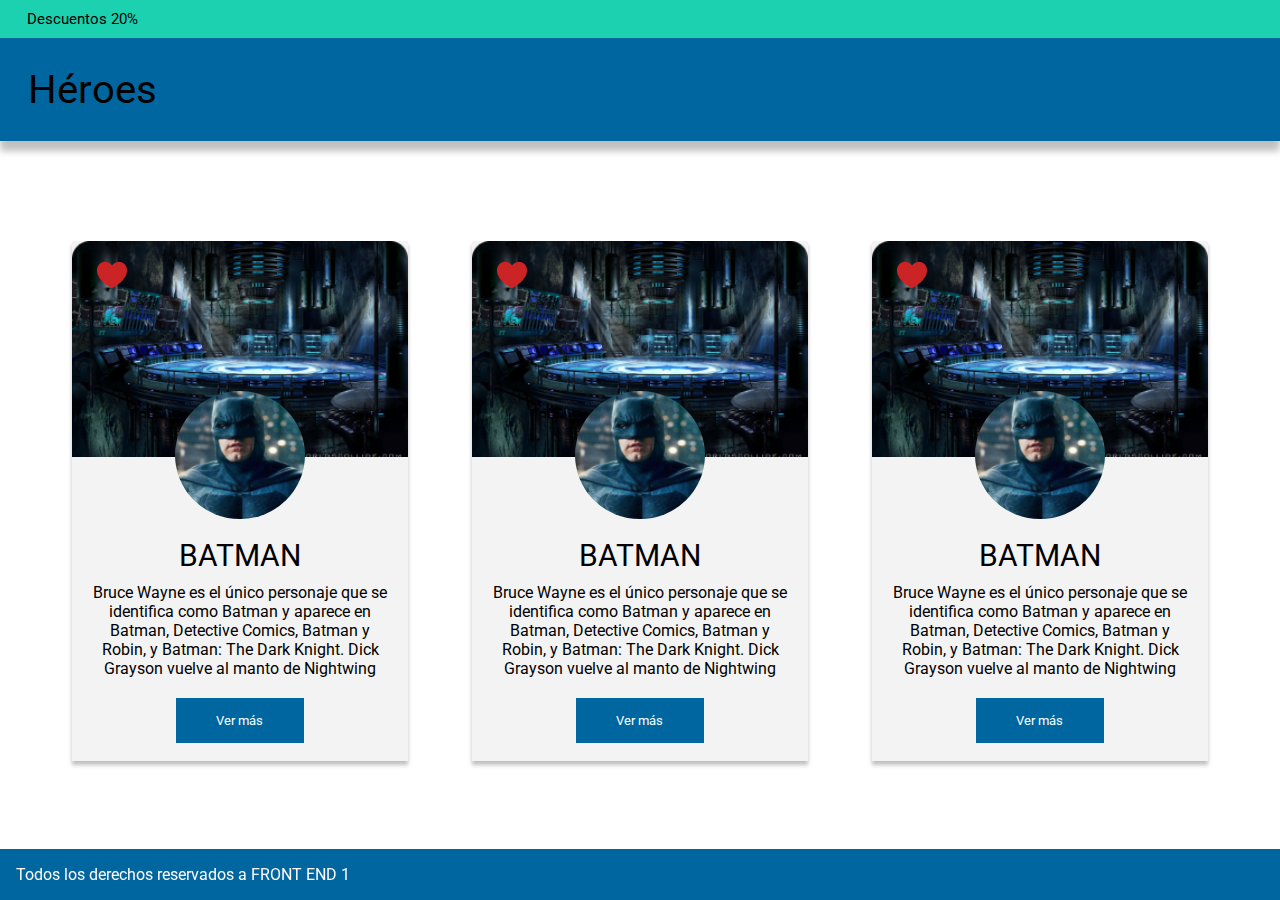
<file: CARDS/root/index.html>
<!DOCTYPE html>
<html lang="en">
  <head>
    <meta charset="UTF-8" />
    <meta http-equiv="X-UA-Compatible" content="IE=edge" />
    <meta name="viewport" content="width=device-width, initial-scale=1.0" />
    <title>Document</title>
    <link rel="stylesheet" href="css/styles.css" />
    <style>
        @import url('https://fonts.googleapis.com/css2?family=Roboto&display=swap');
        </style>
  </head>
  <body>
    <header>
      <div class="encabezado1">Descuentos 20%</div>
      <div class="encabezado2">Héroes</div>
    </header>
    <main>
      <div class="contenedor">
        <div class="card">
            <div class="card-img">
              <img class="cover" src="img/batman cover.png" alt="Batman cover">
              <img class="logo-corazon" src="img/Vector.png" alt="Corazon">
              <img class="profile-picture" src="img/profiel batman.png" alt="Batman profile">
            </div>
            <div class="title">BATMAN</div>
            <div class="descripcion">
            Bruce Wayne es el único personaje que se identifica como Batman y
            aparece en Batman, Detective Comics, Batman y Robin, y Batman: The
            Dark Knight. Dick Grayson vuelve al manto de Nightwing
            </div>
            <div class="boton">
            <button>Ver más</div>
          </div>
          <div class="card">
            <div class="card-img">
              <img class="cover" src="img/batman cover.png" alt="Batman cover">
              <img class="logo-corazon" src="img/Vector.png" alt="Corazon">
              <img class="profile-picture" src="img/profiel batman.png" alt="Batman profile">
            </div>
            <div class="title">BATMAN</div>
            <div class="descripcion">
            Bruce Wayne es el único personaje que se identifica como Batman y
            aparece en Batman, Detective Comics, Batman y Robin, y Batman: The
            Dark Knight. Dick Grayson vuelve al manto de Nightwing
            </div>
            <div class="boton">
            <button>Ver más</div>
          </div>
          <div class="card">
            <div class="card-img">
            <img class="cover" src="img/batman cover.png" alt="Batman cover">
            <img class="logo-corazon" src="img/Vector.png" alt="Corazon">
            <img class="profile-picture" src="img/profiel batman.png" alt="Batman profile">
            </div>
            <div class="title">BATMAN</div>
            <div class="descripcion">
            Bruce Wayne es el único personaje que se identifica como Batman y
            aparece en Batman, Detective Comics, Batman y Robin, y Batman: The
            Dark Knight. Dick Grayson vuelve al manto de Nightwing
            </div>
            <div class="boton">
            <button>Ver más</div>
          </div>
        </div>
        
    </main>
    <footer>
      <div class="copyright">Todos los derechos reservados a FRONT END 1</div>
    </footer>
  </body>
</html>
</file>
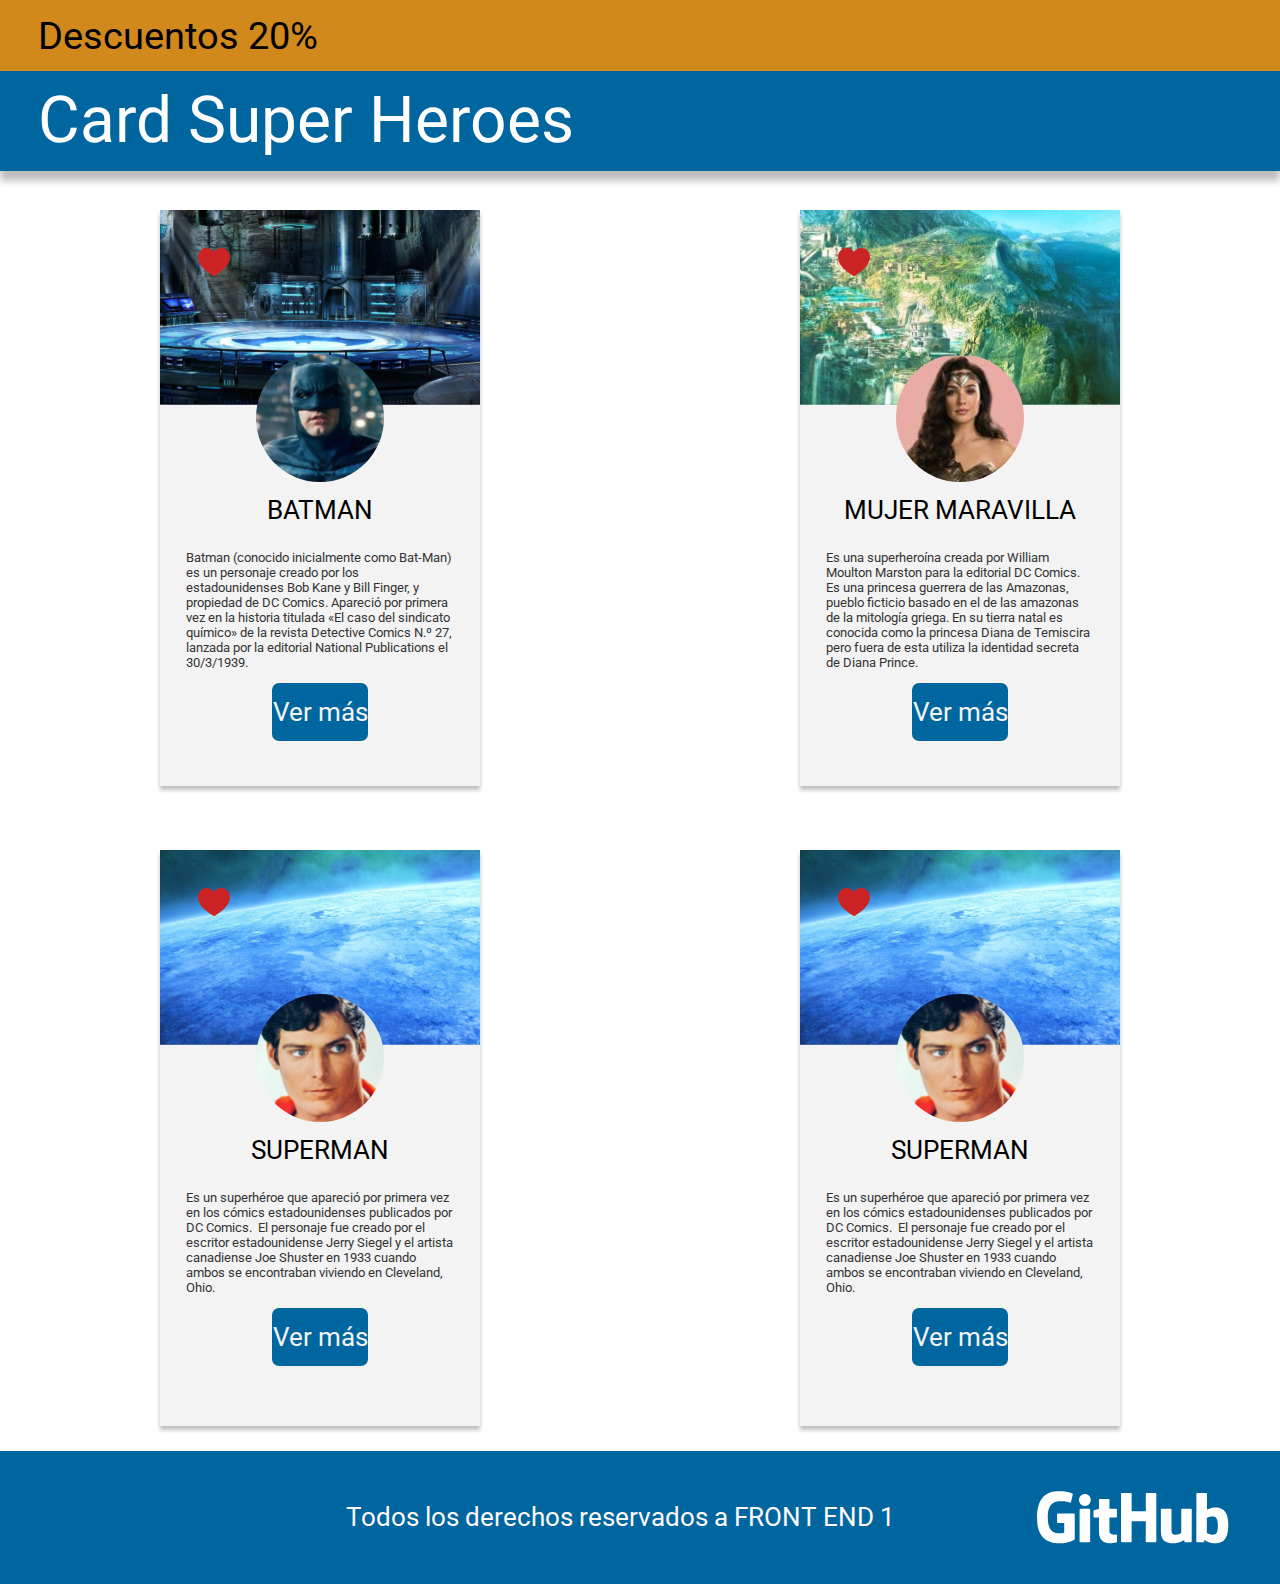
<file: cards2.0/root/index.html>
<!DOCTYPE html>
<html lang="en">
  <head>
    <meta charset="UTF-8" />
    <meta http-equiv="X-UA-Compatible" content="IE=edge" />
    <meta name="viewport" content="width=device-width, initial-scale=1.0" />
    <!-- indica al navegador como debe dimensionar y escalar la pagina -->
    <style>
      @import url("https://fonts.googleapis.com/css2?family=Roboto&display=swap");
    </style>
    <link rel="stylesheet" href="css/styles.css" />
    <title>Document</title>
  </head>
  <body>
    <header>
      <div class="header-1">Descuentos 20%</div>
      <div class="header-2">Card Super Heroes</div>
    </header>
    <main>
      <section>
        <img
          class="cover"
          src="img/bodyBatman/849bfede3a5193c34ab8a00379e64fa2 1.svg"
          alt=""
        />
        <img
          class="profile-picture"
          src="img/bodyBatman/liga-justicia-batman-kO4H--1024x512@abc 1.svg"
          alt=""
        />
        <img class="corazon" src="img/bodyBatman/Vector.svg" alt="" />
        <h2>BATMAN</h2>
        <p>
          Batman (conocido inicialmente como Bat-Man) es un personaje creado por
          los estadounidenses Bob Kane y Bill Finger, y propiedad de DC Comics.
          Apareció por primera vez en la historia titulada «El caso del
          sindicato químico» de la revista Detective Comics N.º 27, lanzada por
          la editorial National Publications el 30/3/1939.
        </p>
        <button>Ver más</button>
      </section>
      <section>
        <img
          class="cover"
          src="img/bodyMujerMaravilla/849bfede3a5193c34ab8a00379e64fa2 1 (1).svg"
          alt=""
        />
        <img
          class="profile-picture"
          src="img/bodyMujerMaravilla/liga-justicia-batman-kO4H--1024x512@abc 1 (1).svg"
          alt=""
        />
        <img class="corazon" src="img/bodyBatman/Vector.svg" alt="" />
        <h2>MUJER MARAVILLA</h2>
        <p>
          Es una superheroína creada por William Moulton Marston para la
          editorial DC Comics. Es una princesa guerrera de las Amazonas, pueblo
          ficticio basado en el de las amazonas de la mitología griega. En su
          tierra natal es conocida como la princesa Diana de Temiscira pero
          fuera de esta utiliza la identidad secreta de Diana Prince.
        </p>
        <button>Ver más</button>
      </section>
      <section>
        <img
          class="cover"
          src="img/bodySuperman/849bfede3a5193c34ab8a00379e64fa2 1 (2).svg"
          alt=""
        />
        <img
          class="profile-picture"
          src="img/bodySuperman/liga-justicia-batman-kO4H--1024x512@abc 1 (2).svg"
          alt=""
        />
        <img class="corazon" src="img/bodyBatman/Vector.svg" alt="" />
        <h2>SUPERMAN</h2>
        <p>
          Es un superhéroe que apareció por primera vez en los cómics
          estadounidenses publicados por DC Comics. ​ El personaje fue creado
          por el escritor estadounidense Jerry Siegel y el artista canadiense
          Joe Shuster en 1933 cuando ambos se encontraban viviendo en Cleveland,
          Ohio.
        </p>
        <button>Ver más</button>
      </section>
      <section>
        <img
          class="cover"
          src="img/bodySuperman/849bfede3a5193c34ab8a00379e64fa2 1 (2).svg"
          alt=""
        />
        <img
          class="profile-picture"
          src="img/bodySuperman/liga-justicia-batman-kO4H--1024x512@abc 1 (2).svg"
          alt=""
        />
        <img class="corazon" src="img/bodyBatman/Vector.svg" alt="" />
        <h2>SUPERMAN</h2>
        <p>
          Es un superhéroe que apareció por primera vez en los cómics
          estadounidenses publicados por DC Comics. ​ El personaje fue creado
          por el escritor estadounidense Jerry Siegel y el artista canadiense
          Joe Shuster en 1933 cuando ambos se encontraban viviendo en Cleveland,
          Ohio.
        </p>
        <button>Ver más</button>
      </section>
    </main>
    <footer>
      <p>Todos los derechos reservados a FRONT END 1</p>
      <img src="img/logo github.svg" alt="" />
    </footer>
  </body>
</html>
</file>
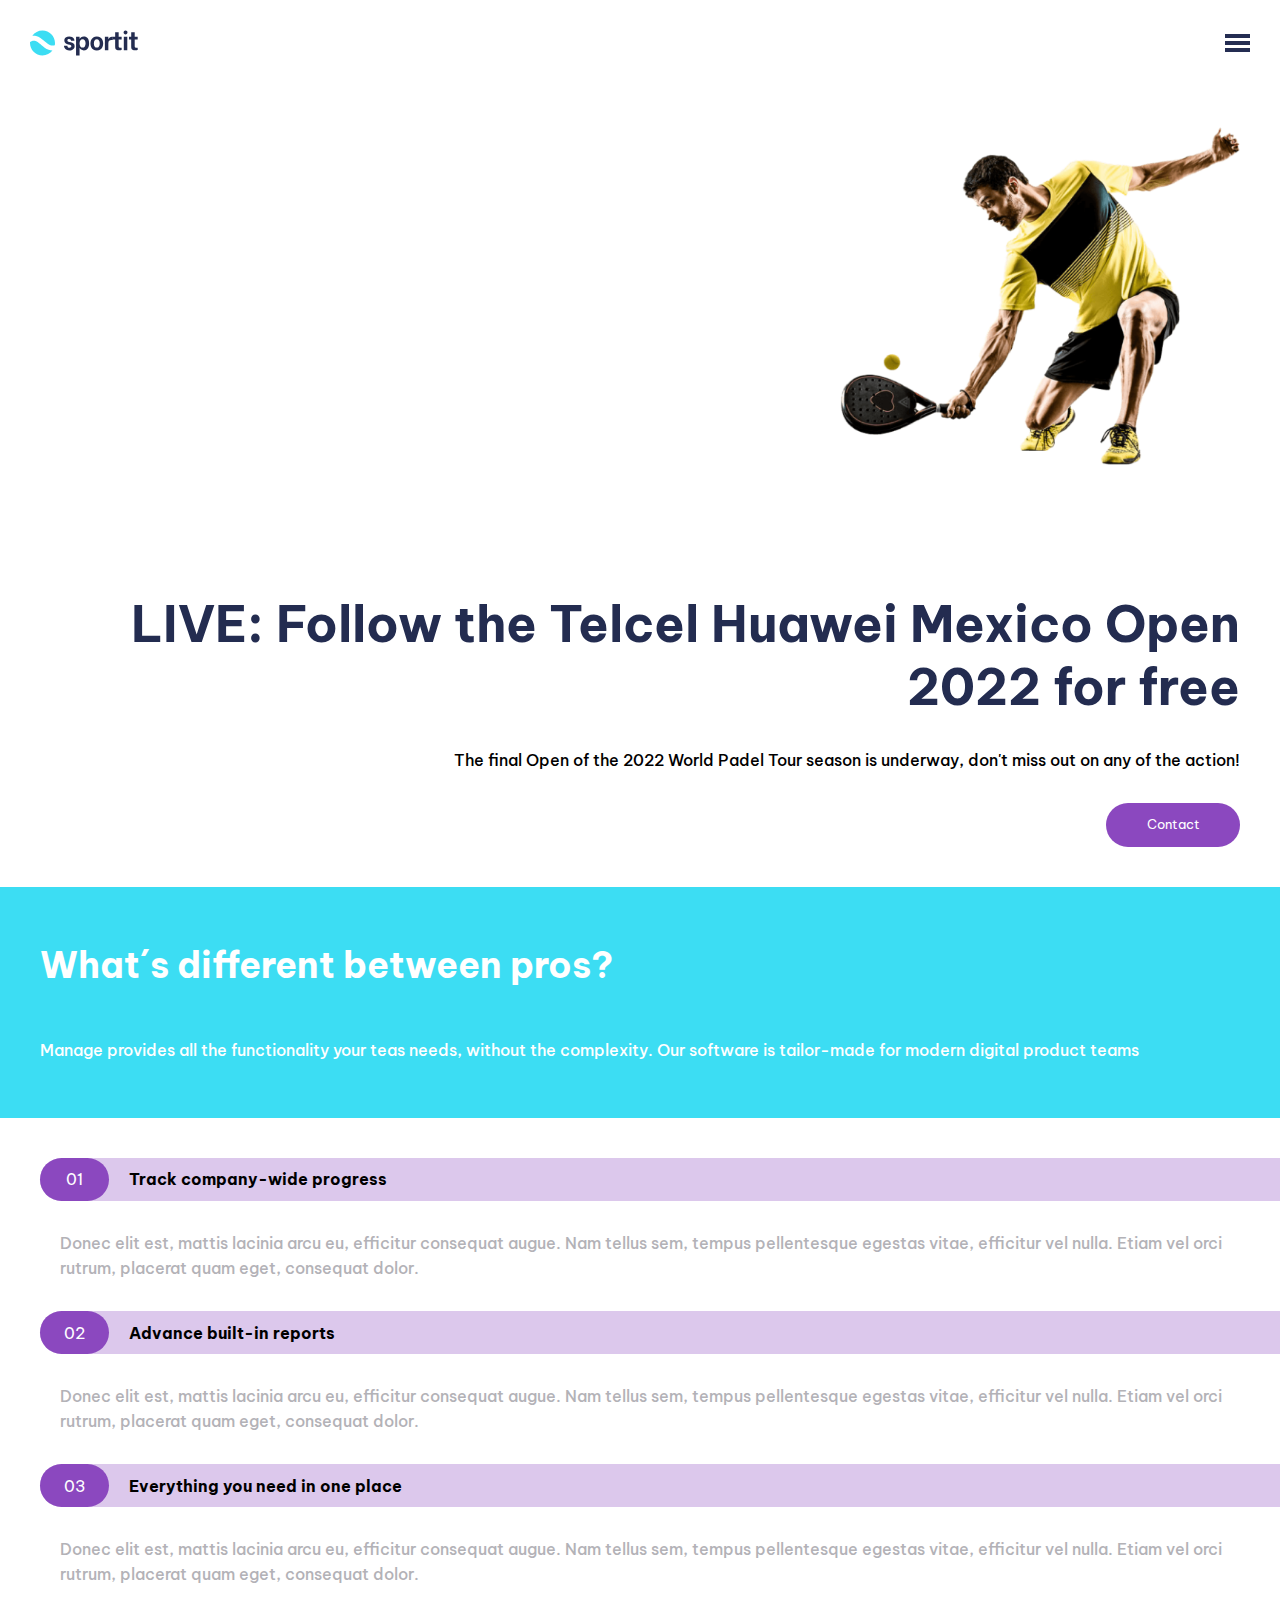
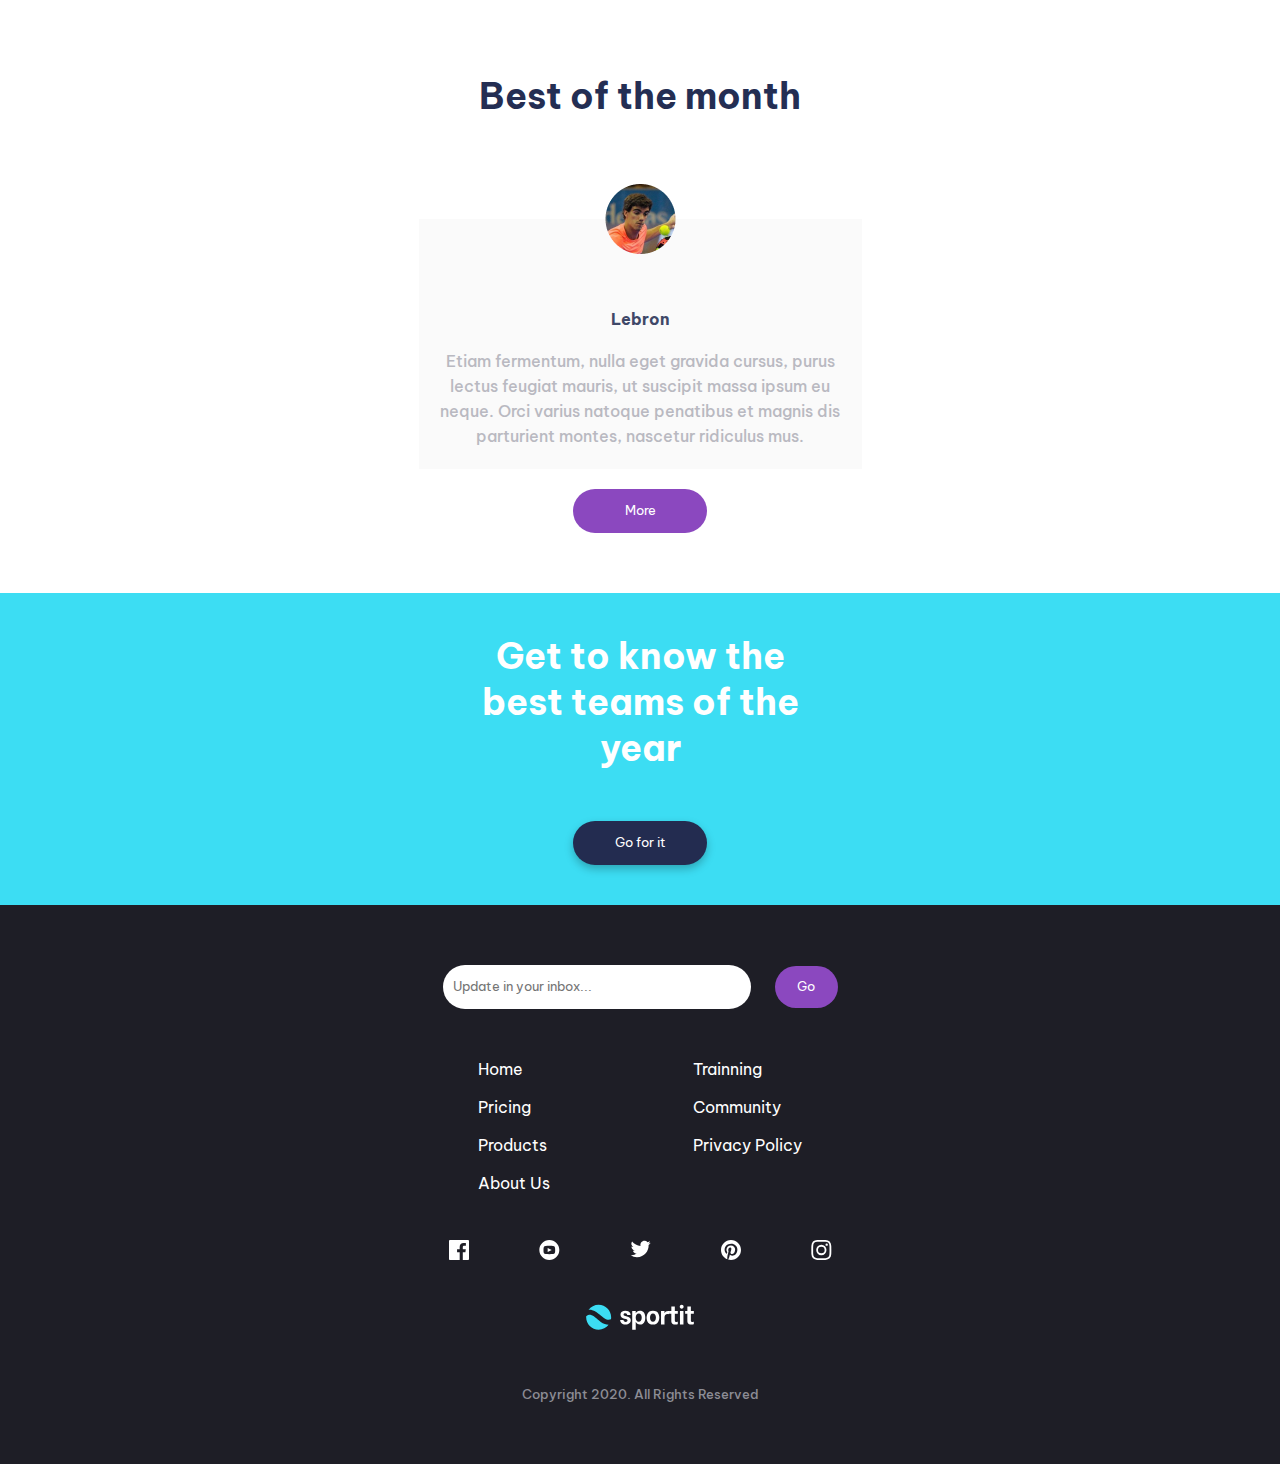
<file: Entregable final/root/index.html>
<!DOCTYPE html>
<html lang="en">
  <head>
    <meta charset="UTF-8" />
    <meta http-equiv="X-UA-Compatible" content="IE=edge" />
    <meta name="viewport" content="width=device-width, initial-scale=1.0" />
    <title>Sportit</title>
    <style>
      @import url("https://fonts.googleapis.com/css2?family=Be+Vietnam+Pro:wght@400;700&display=swap");
    </style>
    <link rel="stylesheet" href="css/styles.css" />
  </head>
  <body>
    <header>
      <section class="barra-nav">
        <img src="img/logo.svg" alt="logo-tienda" />
        <img class="hamburger" src="img/icon-hamburger.svg" alt="menu-nav" />
        <nav>
          <ul>
            <li href="#"><a>Sports</a></li>
            <li href="#"><a>Products</a></li>
            <li href="#"><a>About Us</a></li>
            <li href="#"><a>Trainning</a></li>
            <li href="#"><a>Community</a></li>
          </ul>
        </nav>
        <button>Contact</button>
      </section>
      <section class="contenido-1">
        <img src="img/padel-intro.png" alt="img-padel" />
        <article class="info">
          <h1>LIVE: Follow the Telcel Huawei Mexico Open 2022 for free</h1>
          <p>
            The final Open of the 2022 World Padel Tour season is underway,
            don't miss out on any of the action!
          </p>
          <button>Contact</button>
        </article>
      </section>
    </header>
    <main>
      <section class="contenido-2">
        <h2>What´s different between pros?</h2>
        <p>
          Manage provides all the functionality your teas needs, without the
          complexity. Our software is tailor-made for modern digital product
          teams
        </p>
      </section>
      <section class="contenido-3 flex-column-center">
        <article>
          <div class="title">
            <div class="number row-center">01</div>
            <div class="title-name row-center">Track company-wide progress</div>
          </div>
          <div class="description">
            <p>
              Donec elit est, mattis lacinia arcu eu, efficitur consequat augue.
              Nam tellus sem, tempus pellentesque egestas vitae, efficitur vel
              nulla. Etiam vel orci rutrum, placerat quam eget, consequat dolor.
            </p>
          </div>
        </article>
        <article>
          <div class="title">
            <div class="number row-center">02</div>
            <div class="title-name row-center">Advance built-in reports</div>
          </div>
          <div class="description">
            <p>
              Donec elit est, mattis lacinia arcu eu, efficitur consequat augue.
              Nam tellus sem, tempus pellentesque egestas vitae, efficitur vel
              nulla. Etiam vel orci rutrum, placerat quam eget, consequat dolor.
            </p>
          </div>
        </article>
        <article>
          <div class="title">
            <div class="number row-center">03</div>
            <div class="title-name row-center">Everything you need in one place</div>
          </div>
          <div class="description">
            <p>
              Donec elit est, mattis lacinia arcu eu, efficitur consequat augue.
              Nam tellus sem, tempus pellentesque egestas vitae, efficitur vel
              nulla. Etiam vel orci rutrum, placerat quam eget, consequat dolor.
            </p>
          </div>
        </article>
      </section>
      <section class="contenido-4 flex-column-center">
        <h2>Best of the month</h2>

        <div class="row-center">
          <div class="player-1 card flex-column-center">
            <img src="img/avatar-sanyo.png" alt="sanyo" />
            <div class="title-card">Sanyo</div>
            <p>
              Etiam fermentum, nulla eget gravida cursus, purus lectus feugiat
              mauris, ut suscipit massa ipsum eu neque. Orci varius natoque
              penatibus et magnis dis parturient montes, nascetur ridiculus mus.
            </p>
          </div>
          <div class="player-2 card flex-column-center">
            <img src="img/avatar.lebron.png" alt="lebron" />
            <div class="title-card">Lebron</div>
            <p>
              Etiam fermentum, nulla eget gravida cursus, purus lectus feugiat
              mauris, ut suscipit massa ipsum eu neque. Orci varius natoque
              penatibus et magnis dis parturient montes, nascetur ridiculus mus.
            </p>
          </div>
          <div class="player-3 card flex-column-center">
            <img src="img/avatar-navarro.png" alt="navarro" />
            <div class="title-card">Navarro</div>
            <p>
              Etiam fermentum, nulla eget gravida cursus, purus lectus feugiat
              mauris, ut suscipit massa ipsum eu neque. Orci varius natoque
              penatibus et magnis dis parturient montes, nascetur ridiculus mus.
            </p>
          </div>
        </div>

        <button>More</button>
      </section>

      <section class="contenido-5 flex-column-center">
        <h2>Get to know the best teams of the year</h2>
        <button>Go for it</button>
      </section>
    </main>
    <footer class="flex-column-center" >
      <div class="flex-column-center row-reverse">
        <div class="input-email">
          <input
            type="email"
            name="email"
            id="email"
            placeholder="Update in your inbox..."
          />
          <button type="submit">Go</button>
        </div>
        <nav>
          <ul>
            <li><a href="#">Home</a></li>
            <li><a href="#">Pricing</a></li>
            <li><a href="#">Products</a></li>
            <li><a href="#">About Us</a></li>
          </ul>
          <ul>
            <li><a href="#">Trainning</a></li>
            <li><a href="#">Community</a></li>
            <li><a href="#">Privacy Policy</a></li>
          </ul>
        </nav>
        <div class="icons-and-image">
          <div class="icons">
            <a href="#"><img src="img/icon-facebook.svg" alt="" /></a>
            <a href="#"><img src="img/icon-youtube.svg" alt="" /></a>
            <a href="#"><img src="img/icon-twitter.svg" alt="" /></a>
            <a href="#"><img src="img/icon-pinterest.svg" alt="" /></a>
            <a href="#"><img src="img/icon-instagram.svg" alt="" /></a>
          </div>
          <img class="logo-footer" src="img/logo footer.svg" alt="" />
        </div>
      </div>
      <p>Copyright 2020. All Rights Reserved</p>
    </footer>
  </body>
</html>
</file>
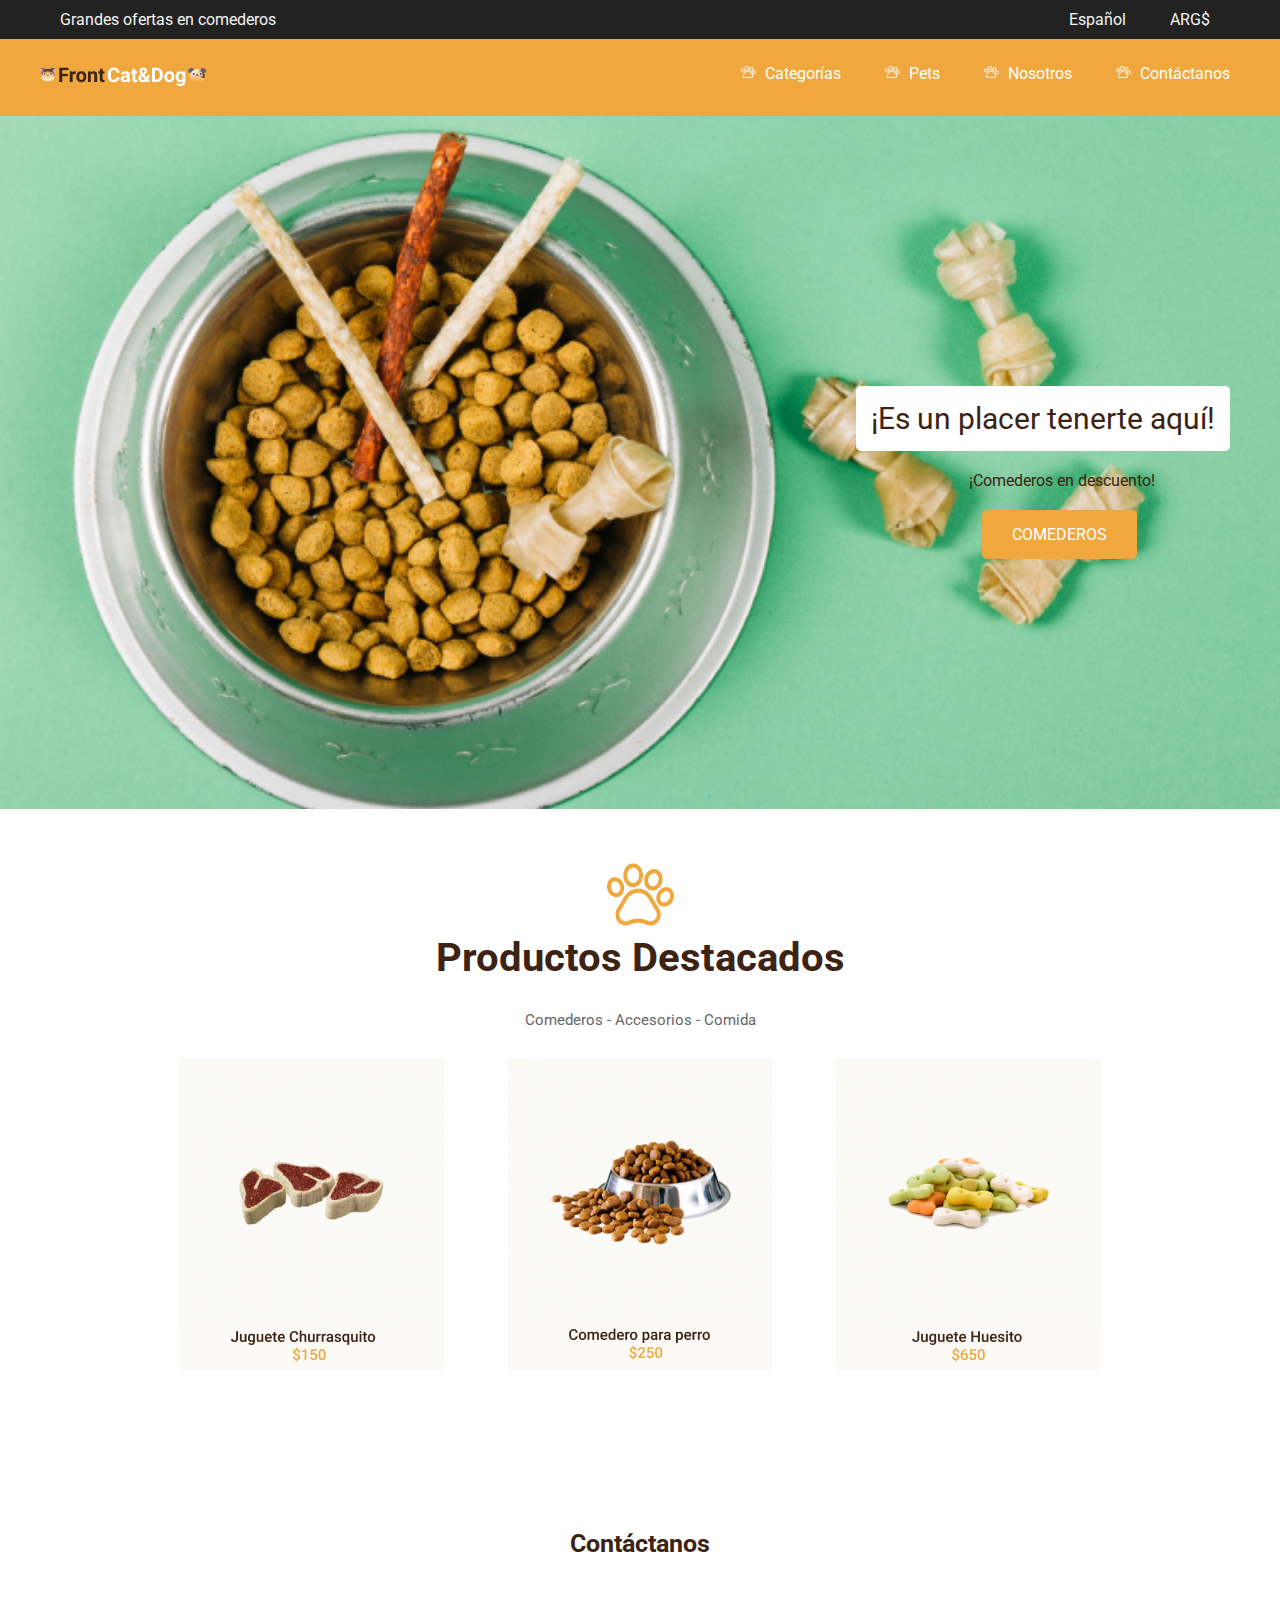
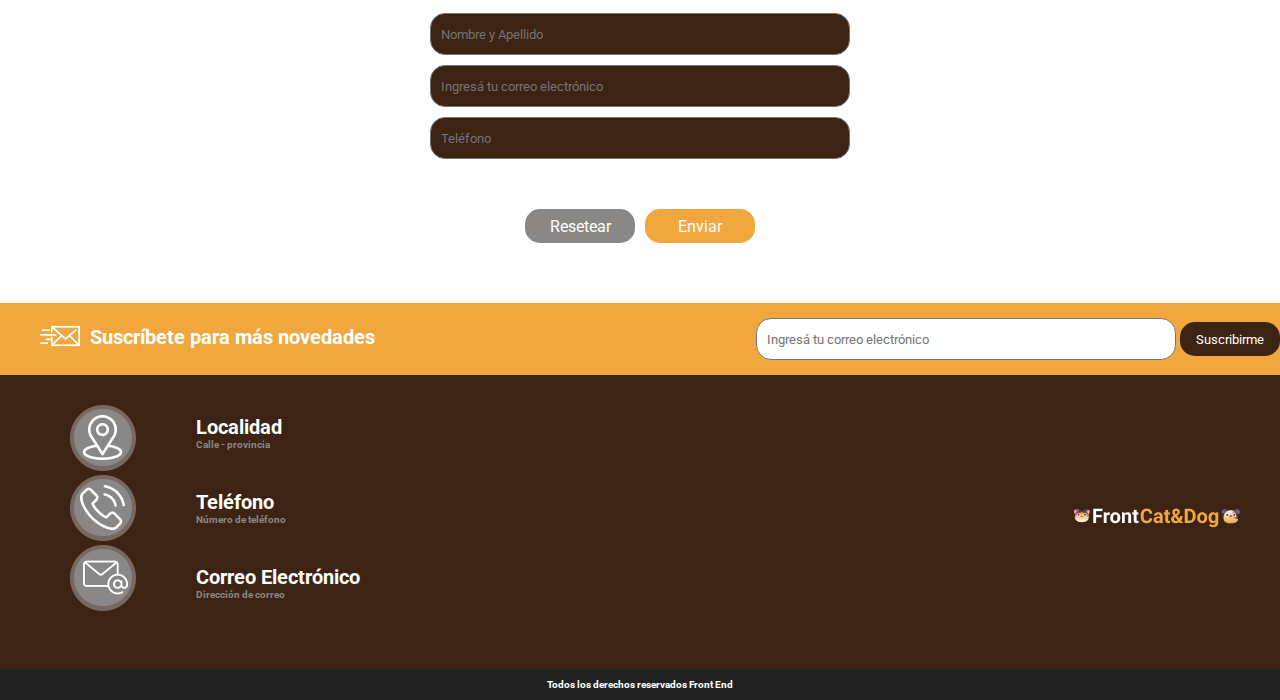
<file: petshop tercer intento/root/index.html>
<!DOCTYPE html>
<html lang="en">
  <head>
    <meta charset="UTF-8" />
    <meta http-equiv="X-UA-Compatible" content="IE=edge" />
    <meta name="viewport" content="width=device-width, initial-scale=1.0" />
    <title>Document</title>
    <link rel="stylesheet" href="css/styles.css" />
    <style>
      @import url("https://fonts.googleapis.com/css2?family=Roboto&display=swap");
    </style>
  </head>
  <body>
    <header>
      <div class="encabezado1">
        <div>Grandes ofertas en comederos</div>
        <ul>
          <li>Español</li>
          <li>ARG$</li>
        </ul>
      </div>
      <div class="encabezado2">
        <div class="logo-marca">
          <img src="img/Logo (1).png" alt="Logo Tienda" />
        </div>
        <ul>
          <li>
            <img src="img/pawprint 1 (1).png" alt="" />
            <a href="#"> Categorías</a>
          </li>
          <li>
            <img src="img/pawprint 1 (1).png" alt="" />
            <a href="#">Pets</a>
          </li>
          <li>
            <img src="img/pawprint 1 (1).png" alt="" />
            <a href="#">Nosotros</a>
          </li>
          <li>
            <img src="img/pawprint 1 (1).png" alt="" />
            <a href="#">Contáctanos</a>
          </li>
        </ul>
      </div>
    </header>
    <main>
      <div class="contenedor1">
        <div class="mensaje-bienvenida">
          <!-- <img
            src="img/bowl-and-pet-daities-on-green-background 1.png"
            alt="Imagen Comedero"
          /> -->
          <ul>
            <li class="mensaje1">¡Es un placer tenerte aquí!</li>
            <li class="mensaje2">¡Comederos en descuento!</li>
            <li class="mensaje3">COMEDEROS</li>
          </ul>
        </div>
      </div>
      <div class="contenedor2">
        <div class="productos-destacados">
          <img src="img/pawprint 1 (2).png" alt="Logo Huella" />
          <div class="titulo">Productos Destacados</div>
          <div class="descripcion">Comederos - Accesorios - Comida</div>
          <div class="productos">
            <img src="img/Churrasquito (1).png" alt="" />
            <img src="img/Comedero (1).png" alt="" />
            <img src="img/Huesito juguete.png" alt="" />
          </div>
        </div>
      </div>
      <div class="formulario-contacto">
        <div class="titulo">Contáctanos</div>
        <ul>
          <li>
            <input
              type="text"
              name="introducir-nombre-apellido"
              id="nombre-apellido"
              placeholder="Nombre y Apellido"
            />
          </li>
          <li>
            <input
              type="text"
              name="introducir-nombre-apellido"
              id="nombre-apellido"
              placeholder="Ingresá tu correo electrónico"
            />
          </li>
          <li>
            <input
              type="text"
              name="introducir-nombre-apellido"
              id="nombre-apellido"
              placeholder="Teléfono"
            />
          </li>
        </ul>
        <div class="botones">
          <div class="boton1">
            <button>Resetear</button>
          </div>
          <div class="boton2">
            <button>Enviar</button>
          </div>
        </div>
      </div>
    </main>
    <footer>
      <div class="footer1">
        <ul class="navegacion-izquierda">
          <li><img src="img/Group (1).png" alt="" /></li>
          <li class="texto">Suscríbete para más novedades</li>
        </ul>
        <ul>
          <li>
            <input
              type="text"
              name="introducir-correo"
              id="correo-electronico"
              placeholder="Ingresá tu correo electrónico"
            />
          </li>
          <li><button>Suscribirme</button></li>
        </ul>
      </div>
      <div class="footer2">
        <div class="navegacion-izquierda">
          <ul>
            <li><img src="img/ubicacion.png" alt="" /></li>
            <li><img src="img/telefono.png" alt="" /></li>
            <li><img src="img/correo.png" alt="" /></li>
          </ul>
          <div class="texto">
            <ul>
              <li class="titulo">Localidad</li>
              <li class="subtitulo">Calle - provincia</li>
            </ul>
            <ul>
              <li class="titulo">Teléfono</li>
              <li class="subtitulo">Número de teléfono</li>
            </ul>
            <ul>
              <li class="titulo">Correo Electrónico</li>
              <li class="subtitulo">Dirección de correo</li>
            </ul>
          </div>
        </div>
        <div class="logo"><img src="img/Logo (2).png" alt="" /></div>
      </div>
      <div class="footer3">Todos los derechos reservados Front End</div>
    </footer>
  </body>
</html>
</file>
<file: CARDS/root/css/styles.css>
* {
  margin: 0;
  padding: 0;
  font-family: "Roboto", sans-serif;
  box-sizing: border-box;
}


.encabezado1 {
  background-color: #1cd1b0;
  font-weight: 400;
  font-size: 15px;
  padding: 10px 27px;
}

.encabezado2 {
  background-color: #00669f;
  box-shadow: 0px 10px 7px rgba(0, 0, 0, 0.25);
  font-weight: 400;
  font-size: 40px;
  padding: 28px 28px;
}

.contenedor {
  display: flex;
  justify-content: space-around;
  align-items: center;
  padding: 100px 40px 0px 40px;
}

.card {
  position: relative;
  width: 336px;
  height: 520px;
  background-color: #f3f3f3;
  box-shadow: 0px 4px 4px rgba(0, 0, 0, 0.25);
  text-align: center;
}

.card img  {
  width: 100%;
}


.card-img .logo-corazon {
  position: absolute;
  width: 30px;
  top: 20px;
  left: 25px

}

.card-img .profile-picture {
  position: relative;
  width: 130px;
  top: -70px;
  border-radius: 100%;

}

.title {
  text-align: center;
  padding: 0px 0px 10px 0px;
  font-weight: 400;
  font-size: 30px;
  margin-top: -55px;
}

.descripcion {
  padding: 0px 16px 20px;
  font-weight: 400;
  font-size: 16px;
}


button {
  padding: 15px;
  background-color: #00669f;
  color: white;
  width: 128.78px;
  border: none;
}

footer {
    position:fixed;
    bottom:0px;
    width: 100%;
}


.copyright {
  background-color: #00669f;
  box-shadow: 0px 4px 4px rgba(0, 0, 0, 0.25);
  font-weight: 400;
  font-size: 16px;
  padding: 16px;
  color: #FFF9F9;
}
</file>
<file: cards2.0/root/css/styles.css>
* {
  margin: 0;
  padding: 0;
  box-sizing: border-box;
  font-family: "Roboto", sans-serif;
}

.header-1 {
  background-color: #d1891c;
  width: 100%;
  font-weight: 400;
  font-size: 32px;
  font-size: 3vw;
  padding-left: 3vw;
  padding-top: 1vw;
  padding-bottom: 1vw;
}

.header-2 {
  background-color: #00669f;
  box-shadow: 0px 10px 7px rgba(0, 0, 0, 0.25);
  font-weight: 400;
  font-size: 42px;
  color: #ffffff;
  font-size: 5vw;
  padding-left: 3vw;
  padding-top: 1vw;
  padding-bottom: 1vw;
}

main {
  display: flex;
  flex-direction: column;
  align-items: center;
  height: 250vw;
  width: 100vw;
  padding-top: 3vw;
  margin-bottom: 50vw;
}

section {
  position: relative;
  background-color: #f3f3f3;
  display: flex;
  flex-direction: column;
  align-items: center;
  box-shadow: 0px 4px 4px rgba(0, 0, 0, 0.25);
  width: 45vw;
  height: 70vw;
  margin-bottom: 5vw;
}

.cover {
  height: ;
  width: 100%;
}

.profile-picture {
  position: absolute;
  top: 25%;
  width: 40%;
  border-radius: 100%;
}

.corazon {
  position: absolute;
  top: 3vw;
  left: 3vw;
  width: 10%;
}

h2 {
  text-align: center;
  margin-top: 9vw;
  margin-bottom: 2vw;
  font-weight: 400;
  font-size: 3vw;
}

section p {
  margin-top: ;
  font-weight: 400;
  font-size: 2vw;
  padding-left: 2vw;
  padding-right: 2vw;
  color: #333333;
}

button {
  text-align: center;
  margin-top: 1vw;
  width: 10vw;
  height: 5vw;
  font-weight: 400;
  font-size: 2vw;
  color: #f3f3f3;
  background-color: #00669f;
  border-radius: 7px;
  border: none;
}

footer {
  display: flex;
  justify-content: space-between;
  background-color: #00669f;
  box-shadow: 0px 4px 4px rgba(0, 0, 0, 0.25);
  width: 100%;

}

footer p {
  font-weight: 400;
  font-size: 2vw;
  color: #fff9f9;
  padding: 4vw;
  margin-left: 23vw;
}

footer img {
  width: 15vw;
  margin-right: 4vw;
}

@media (min-width: 480px) {
  body {
    background-color: 
  }
}

@media (min-width: 768px) {
  body {
    background-color:
  }
}

@media (min-width: 1279px) {
  body {
    background-color:
  }

  main {
    display: flex;
    flex-direction: row;
    flex-wrap: wrap;
    justify-content: space-around;
    height: 100vw;
    width: 100vw;
    padding-top: 3vw;
    margin-bottom: 0vw;

  }

  section {
    position: relative;
    background-color: #f3f3f3;
    display: flex;
    box-shadow: 0px 4px 4px rgba(0, 0, 0, 0.25);
    width: 25vw;
    height: 45vw;
    margin-bottom: 5vw;
    margin-right: 5vw;
    margin-left: 5vw;
  }

  .profile-picture {
    position: absolute;
    top: 25%;
    width: 40%;
    border-radius: 100%;
  }

  .corazon {
    position: absolute;
    top: 3vw;
    left: 3vw;
    width: 10%;
  }

  h2 {
    text-align: center;
    margin-top: 7vw;
    margin-bottom: ;
    font-weight: 400;
    font-size: 2vw;
  }

  section p {
    margin-right: ;
    font-weight: 400;
    font-size: 1vw;
    padding-left: 2vw;
    padding-right: 2vw;
    color: #333333;
  }

  button {
    text-align: center;
    margin-top: 1vw;
    width: 30%;
    height: 10%;
    font-weight: 400;
    font-size: 2vw;
    color: #f3f3f3;
    background-color: #00669f;
    border-radius: 7px;
    border: none;
  }
}
</file>
<file: Entregable final/root/css/styles.css>
/* ESTILOS GENERALES */

* {
  padding: 0;
  margin: 0;
  box-sizing: border-box;
  font-family: "Be Vietnam Pro", sans-serif;
}

h1 {
  color: #232c50;
  font-weight: 700;
  font-size: 50px;
}

p {
  font-weight: 500;
  font-size: 16px;
  line-height: 157.1%;
}

button {
  background-color: #8b48bf;
  border-radius: 50px;
  border: none;
  color: #ffffff;
  width: 134px;
  height: 44px;
}

button:hover {
  opacity: 0.7;
}

button:active {
  background-color: #643588;
}

h2 {
  font-weight: 700;
  font-size: 36px;
}

/* ESTILOS HEADER */

header .barra-nav {
  display: flex;
  justify-content: space-between;
  padding: 30px;
  align-items: center;
}

header .barra-nav nav {
  display: none;
}

header .barra-nav button {
  display: none;
}

header .contenido-1 {
  padding: 40px;
  text-align: right;

}

.contenido-1 img {
  width: 400px;
  height: 341.53px;
  margin-bottom: 120px;
}

.contenido-1 p {
  padding: 30px 0px 30px 0px;
}


/* ESTILOS MAIN */


.contenido-2 {
  background-color: #3cddf3;
  color: #ffffff;
  padding: 55px 40px;
}

.contenido-2 h2 {
  margin-bottom: 50px;
}


.contenido-3 {
  padding: 40px 0px 40px 40px;
}

.flex-column-center {
  display: flex;
  flex-direction: column;
  justify-content: center;
  align-items: center;
}

.title {
  display: flex;
  background: rgba(139, 72, 191, 0.3);
  border-radius: 50px 0px 0px 50px;
}

.title .number {
  background-color: #8b48bf;
  border-radius: 30px;
  width: 69px;
  height: 43px;
  color: #ffffff;
}

.row-center {
  display: flex;
  justify-content: center;
  align-items: center;
}

.title .title-name {
  font-weight: 700;
  font-size: 16px;
  padding-left: 20px;
}

.description {
  color: #b3b2b7;
  padding: 30px 20px;
}


.contenido-4 {
  padding-top: 15px;
  padding-bottom: 60px;
}

.contenido-4 h2 {
  color: #242e53;
  text-align: center;
  margin-bottom: 100px;
}

.player-1,
.player-3 {
  display: none;
}


.card {
  background-color: #fafafa;
  padding: 0px 20px 20px 20px;
  margin-bottom: 20px;
}

.card img {

  margin-top: -35px;
}

.card .title-card {
  color: #3f4868;
  font-weight: 700;
  font-size: 16px;
  margin-top: 55px;
  margin-bottom: 20px;
}

.card p {
  color: #b9b9c1;
  text-align: center;
  width: 403px;
  height: 100px;
}

.contenido-5 {
  background-color: #3cddf3;
  color: #ffffff;
  padding: 40px 80px 40px 80px;
  text-align: center;
}

.contenido-5 h2 {
  text-align: center;
  width: 324px;
}

.contenido-5 button {
  background-color: #232c50;
  margin-top: 50px;
  box-shadow: 0px 4px 8px rgba(0, 0, 0, 0.25);
}

.contenido-5 button:active {
  opacity: 0.5;
}

footer {
  background-color: #1e1e26;
  padding-top: 60px;
  padding-bottom: 60px;
}

.input-email input {
  background-color: #ffffff;
  border-radius: 50px;
  border: none;
  width: 308px;
  height: 44px;
  padding: 10px;
  margin-right: 20px;
}

.input-email button {
  width: 63px;
  height: 42px;
}

/* ESTILOS FOOTER  */


footer nav {
  display: flex;
  justify-content: space-between;
  color: #ffffff;
  font-weight: 400;
  font-size: 16px;
  width: 324px;
  height: 141.14px;
  margin-top: 50px;
  margin-bottom: 10px
}

footer nav li {
  padding-bottom: 18px;
  list-style: none;
}

footer nav a {
  color: #ffffff;
  text-decoration: none;
}


.icons-and-image {
  display: flex;
  flex-direction: column;
  align-items: center;
}

.icons {
  display: flex;
  justify-content: space-between;
  padding-top: 30px;
  padding-bottom: 30px;
}

.icons-and-image .icons a {
  margin-left: 35px;
  margin-right: 35px;
}

footer p {
  color: #8c8c94;
  font-weight: 500;
  font-size: 12.5px;
  text-align: center;
  margin-top: 45px;
}

/* MEDIA QUERIES */

@media screen and (min-width: 1440px) {
  header {
    padding-top: 50px;
    padding-bottom: 50px;
    padding-left: 120px;
    padding-right: 150px;
  }

  header .barra-nav nav {
    display: contents;
  }

  header .hamburger {
    display: none;
  }

  header .barra-nav nav ul {
    list-style: none;
    display: flex;
  }

  header .barra-nav nav ul a {
    text-decoration: none;
    margin-left: 10px;
    color: #242e52;
    transition: 0.5s ease;
    -o-transition: 0.5s ease;
    -webkit-transition: 0.5s ease;
  }

  header nav ul a:hover {
    opacity: 0.6;
    transition: 0.5s ease;
    -o-transition: 0.5s ease;
    -webkit-transition: 0.5s ease;
  }

  header .barra-nav button {
    display: inline-block;
  }

  header .barra-nav button {
    box-shadow: 0px 4px 7px rgba(0, 0, 0, 0.25);
  }

  .contenido-1 {
    display: flex;
    flex-direction: row;
  }

  .contenido-1 img {
    width: 540px;
    height: 461.07px;
    margin-bottom: 0px;
  }

  .contenido-1 .info {
    margin-left: 200px;
    }

  .contenido-2 {
    display: flex;
    justify-content: space-around;
    color: #ffffff;
    padding: 90px 200px 60px 200px;
    background: #8b48bf;
  }

  .contenido-2 p {
    width: 400px;
  }

  .contenido-3 {
    padding: 40px 200px;
    background-color: #fafafa;
    display: flex;
    flex-direction: row;
    flex-wrap: wrap;
    justify-content: center;
  }

  .contenido-3 article {
    width: 500px;
    padding: 20px 50px;
  }

  .title {
    background: #fafafa;
  }


  .contenido-4 {
    padding: 140px 80px;
  }


  .player-1,
  .player-3 {
    display: flex;
  }

  .contenido-5 {
    background-color: #8b48bf;
    display: flex;
    flex-direction: row;
    justify-content: space-around;
    padding: 100px 0px;
  }

  .contenido-5 button {
    background-color: #ffffff;
    color: #8b48bf;
    margin-top: 0px;
  }

  .contenido-5 h2 {
    text-align: left;
    width: 393px;
    height: 96px;
  }


  .row-reverse {
    width: 100%;
    display: flex;
    flex-direction: row-reverse;
    align-items: flex-start;
    justify-content: space-around;
  }

  footer nav a {
    transition: 0.5s ease;
    -o-transition: 0.5s ease;
    -webkit-transition: 0.5s ease;
  }
  
  footer nav a:hover {
    opacity: 0.6;
    transition: 0.5s ease;
    -o-transition: 0.5s ease;
    -webkit-transition: 0.5s ease;
  }

  footer nav {
    margin: 0;
  }

  footer .icons-and-image {
    display: flex;
    flex-direction: column-reverse;
  }

  .icons-and-image .icons a {
    margin-left: 7px;
    margin-right: 7px;
  }

  footer .icons-and-image .logo-footer {
    margin-bottom: 40px;
  }

  footer p {
    width: 100%;
    text-align: end;
    padding-right: 100px;
    margin-top: 0px;
  }
</file>
<file: petshop tercer intento/root/css/styles.css>
* {
  padding: 0;
  margin: 0;
  font-family: "Roboto", sans-serif;
}

.encabezado1 {
  display: flex;
  justify-content: space-between;
  background-color: #222222;
  color: #f3f3f3;
  padding: 10px 0px 10px 60px;
}

.encabezado1 ul {
  padding: 0px 50px;
}

.encabezado1 li {
  display: inline;
  padding: 0px 20px;
}

.encabezado2 {
  display: flex;
  justify-content: space-between;
  background-color: #f0a83e;
  color: #ffffff;
  padding: 25px 20px 25px 40px;
}

.encabezado2 ul {
  padding: 0px 10px;
}

.encabezado2 li {
  display: inline;
  padding: 0px 20px;
}

.encabezado2 ul li img {
  padding-right: 5px;
}

.encabezado2 a {
  color: #ffffff;
  text-decoration: none;
}

.contenedor1 {
  display: flex;
  width: 100%;
  background-image: url(../img/bowl-and-pet-daities-on-green-background\ 1.png);
  background-size: cover;
  background-repeat: no-repeat;
  justify-content: flex-end;
}

.mensaje-bienvenida li {
  list-style: none;
  margin-top: 20px;
}

.mensaje-bienvenida ul {
  padding: 250px 50px;
  display: flex;
  flex-direction: column;
  align-items: flex-end;
}

.mensaje-bienvenida img {
  width: 100%;
  display: flex;
}

.mensaje1 {
  background-color: #ffffff;
  border-radius: 5px;
  color: #3c2313;
  font-weight: 400;
  font-size: 30px;
  padding: 15px;
}

.mensaje2 {
  color: #3c2313;
  font-weight: 400;
  font-size: 16px;
  margin-right: 75px;
}

.mensaje3 {
  background-color: #f0a83e;
  border-radius: 5px;
  font-weight: 400;
  font-size: 16px;
  color: #ffffff;
  padding: 15px 30px;
  margin-right: 93px;
}

.contenedor2 {
  display: flex;
  justify-content: center;
  height: 80vh;
}

.productos-destacados {
  text-align: center;
  padding: 50px 0px;
}

.productos-destacados img {
}

.productos-destacados .titulo {
  color: #3c2313;
  font-weight: 700;
  font-size: 40px;
}

.productos-destacados .descripcion {
  color: #666666;
  font-weight: 400;
  font-size: 15px;
  padding-top: 30px;
  padding-bottom: 30px;
}

.productos img {
  padding: 0px 30px;
}

.formulario-contacto {
  display: flex;
  flex-direction: column;
  align-items: center;
}

.formulario-contacto .titulo {
  color: #3c2313;
  font-weight: 700;
  font-size: 25px;
  padding-bottom: 50px;
}

input {
  background: #3c2313;
  border-radius: 15px;
  color: #ffffff;
  width: 408px;
  height: 40px;
  border-style: solid;
  border-width: 1px;
  border-color: ;
  padding-left: 10px;
}

.formulario-contacto li {
  list-style: none;
  padding: 5px 0px;
}

.formulario-contacto ul {
  margin-bottom: 45px;
}

.botones {
  display: flex;
}

.boton1 button {
  background-color: #8a8787;
  border-radius: 15px;
  font-weight: 400;
  font-size: 16px;
  border: none;
  color: #ffffff;
  width: 110px;
  height: 34px;
  margin-right: 10px;
}

.boton2 button {
  background-color: #f0a83e;
  border-radius: 15px;
  font-weight: 400;
  font-size: 16px;
  border: none;
  color: #ffffff;
  width: 110px;
  height: 34px;
}

footer {
  width: 100%;
}

.footer1 {
  display: flex;
  justify-content: space-between;
  background-color: #f0a83e;
  padding: 15px 0px;
  margin-top: 60px;
  width: 100%;
}

.footer1 input {
  background: #ffffff;
  border-radius: 15px;
  color: black;
  width: 408px;
  height: 40px;
  border-style: solid;
  border-width: 1px;
  border-color: ;
  padding-left: 10px;
}

.footer1 button {
  background: #3c2313;
  border-radius: 15px;
  width: 100px;
  height: 34px;
  color: #ffffff;
  border: none;
}

.footer1 .texto {
  color: #ffffff;
  font-weight: 700;
  font-size: 20px;
}

.footer1 .navegacion-izquierda {
  margin-top: 7px;
}

.footer1 img {
  margin-right: 10px;
}

.footer1 li {
  list-style: none;
  display: inline;
}

.footer2 {
  display: flex;
  justify-content: space-between;
  width: 100%;
  height: 284px;
  background-color: #3c2313;
  padding-top: 10px;
  padding-left: 0px;
  padding-right: 0px;
}

.footer2 ul {
  padding: 10px 30px;
  margin-top: 10px;
}

.footer2 li {
  list-style: none;
}

.footer2 .titulo {
  color: #ffffff;
  font-weight: 700;
  font-size: 20px;
}

.footer2 .subtitulo {
  color: #8a8787;
  font-weight: 700;
  font-size: 10px;
}

.footer2 .texto ul {
  display: flex;
  flex-direction: column;
  padding-top: 20px;
}

.navegacion-izquierda {
  display: flex;
  margin-left: 40px;
}

.footer2 .logo {
  margin-top: 120px;
  margin-right: 40px;
}

.footer3 {
  background-color: #222222;
  color: #ffffff;
  padding: 10px;
  text-align: center;
  font-weight: 700;
  font-size: 10px;
}
</file>
